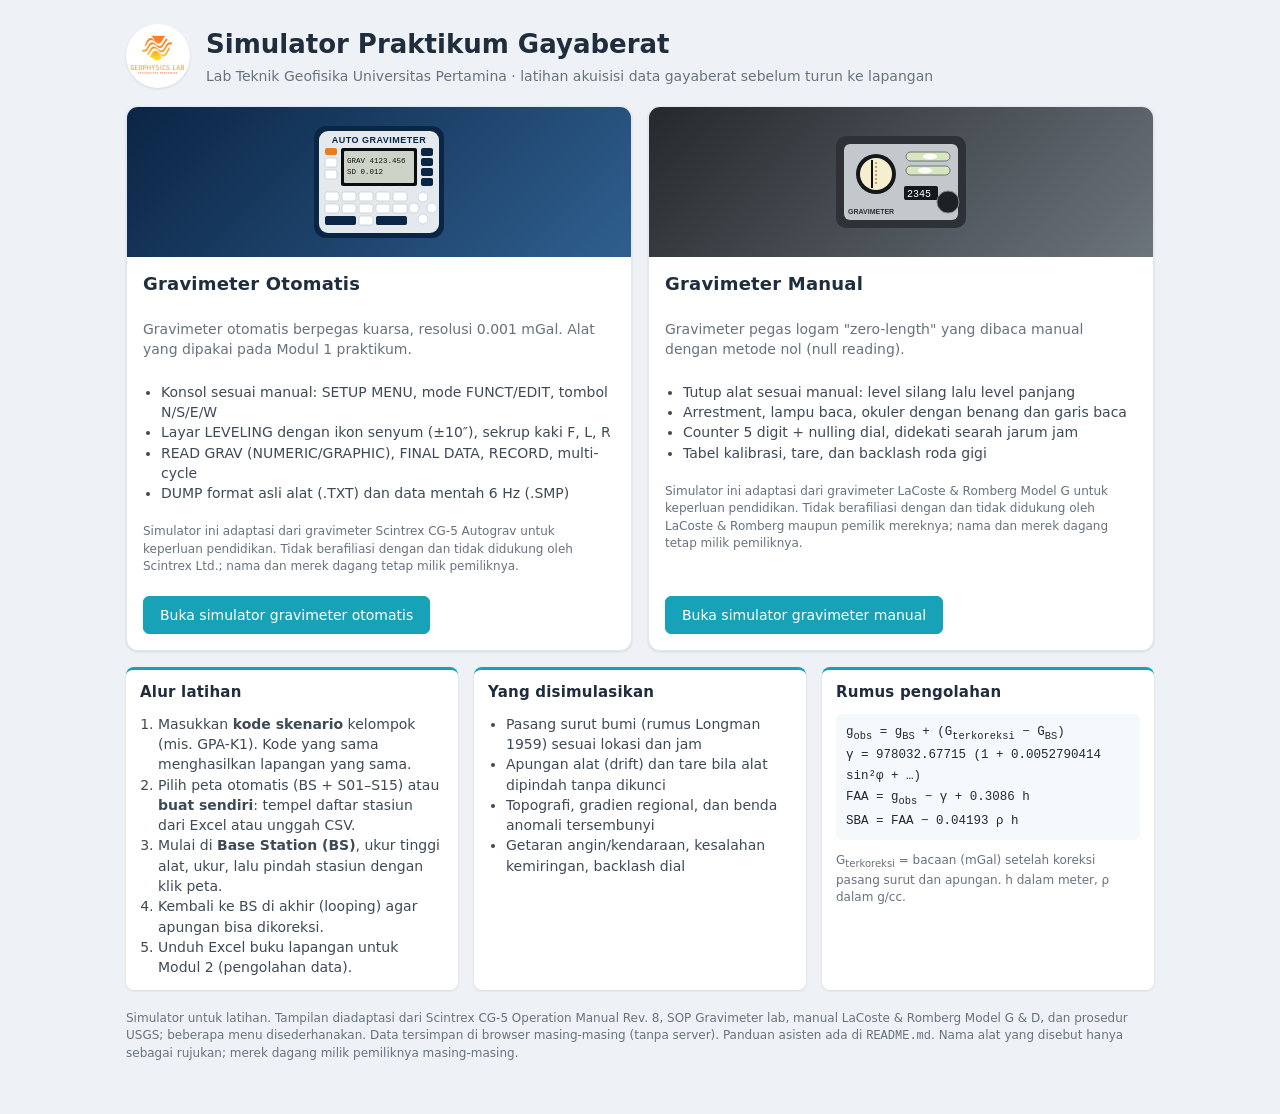
<file: index.html>
<!doctype html>
<html lang="id">
<head>
<meta charset="utf-8">
<meta name="viewport" content="width=device-width, initial-scale=1">
<title>Simulator Gayaberat</title>
<link rel="icon" href="img/logo.png">
<link rel="stylesheet" href="css/sim.css?v=20261009e">
</head>
<body>
<main class="home">
  <div class="home-hero">
    <img src="img/logo.png" alt="Logo Lab Teknik Geofisika">
    <div>
      <h1>Simulator Praktikum Gayaberat</h1>
      <p>Lab Teknik Geofisika Universitas Pertamina · latihan akuisisi data gayaberat sebelum turun ke lapangan</p>
    </div>
  </div>

  <div class="cards">
    <article class="card">
      <div class="card-art cg">
        <svg width="190" height="120" viewBox="0 0 190 120" aria-hidden="true">
          <rect x="30" y="4" width="130" height="112" rx="12" fill="#0b2545"/>
          <rect x="35" y="9" width="120" height="102" rx="9" fill="#e4e9ee"/>
          <text x="95" y="21" text-anchor="middle" font-family="Arial Narrow,Arial,sans-serif" font-size="9" font-weight="800" fill="#0b2545" letter-spacing=".5">AUTO GRAVIMETER</text>
          <rect x="41" y="26" width="12" height="7" rx="2" fill="#e67e22"/>
          <rect x="41" y="36" width="12" height="9" rx="2" fill="#fff" stroke="#b8c2cc" stroke-width=".6"/><rect x="41" y="48" width="12" height="9" rx="2" fill="#fff" stroke="#b8c2cc" stroke-width=".6"/>
          <rect x="57" y="26" width="76" height="38" rx="2" fill="#0b0d10"/>
          <rect x="60" y="29" width="70" height="32" rx="1" fill="#cdd3c6"/>
          <text x="63" y="41" font-family="Consolas,monospace" font-size="7.5" fill="#101410">GRAV 4123.456</text>
          <text x="63" y="52" font-family="Consolas,monospace" font-size="7.5" fill="#101410">SD   0.012</text>
          <rect x="137" y="26" width="12" height="8" rx="2" fill="#0b2545"/><rect x="137" y="36" width="12" height="8" rx="2" fill="#0b2545"/><rect x="137" y="46" width="12" height="8" rx="2" fill="#0b2545"/><rect x="137" y="56" width="12" height="8" rx="2" fill="#0b2545"/>
          <g fill="#fff" stroke="#b8c2cc" stroke-width=".6"><rect x="41" y="70" width="14" height="9" rx="2"/><rect x="58" y="70" width="14" height="9" rx="2"/><rect x="75" y="70" width="14" height="9" rx="2"/><rect x="92" y="70" width="14" height="9" rx="2"/><rect x="109" y="70" width="14" height="9" rx="2"/>
          <rect x="41" y="82" width="14" height="9" rx="2"/><rect x="58" y="82" width="14" height="9" rx="2"/><rect x="75" y="82" width="14" height="9" rx="2"/><rect x="92" y="82" width="14" height="9" rx="2"/><rect x="109" y="82" width="14" height="9" rx="2"/>
          <rect x="75" y="94" width="14" height="9" rx="2"/></g>
          <rect x="41" y="94" width="31" height="9" rx="2" fill="#0b2545"/><rect x="92" y="94" width="31" height="9" rx="2" fill="#0b2545"/>
          <g fill="#fff" stroke="#b8c2cc" stroke-width=".6"><circle cx="139" cy="75" r="5"/><circle cx="139" cy="97" r="5"/><circle cx="130" cy="86" r="5"/><circle cx="148" cy="86" r="5"/></g>
        </svg>
      </div>
      <div class="card-body">
        <h2>Gravimeter Otomatis</h2>
        <p class="muted">Gravimeter otomatis berpegas kuarsa, resolusi 0.001 mGal. Alat yang dipakai pada Modul 1 praktikum.</p>
        <ul>
          <li>Konsol sesuai manual: SETUP MENU, mode FUNCT/EDIT, tombol N/S/E/W</li>
          <li>Layar LEVELING dengan ikon senyum (±10″), sekrup kaki F, L, R</li>
          <li>READ GRAV (NUMERIC/GRAPHIC), FINAL DATA, RECORD, multi-cycle</li>
          <li>DUMP format asli alat (.TXT) dan data mentah 6 Hz (.SMP)</li>
        </ul>
        <p class="small muted">Simulator ini adaptasi dari gravimeter Scintrex CG-5 Autograv untuk keperluan pendidikan. Tidak berafiliasi dengan dan tidak didukung oleh Scintrex Ltd.; nama dan merek dagang tetap milik pemiliknya.</p>
        <a class="btn primary" href="cg5.html">Buka simulator gravimeter otomatis</a>
      </div>
    </article>

    <article class="card">
      <div class="card-art lr">
        <svg width="190" height="120" viewBox="0 0 190 120" aria-hidden="true">
          <rect x="30" y="14" width="130" height="92" rx="10" fill="#2e3236"/>
          <rect x="38" y="22" width="114" height="76" rx="6" fill="#c3c8cc"/>
          <circle cx="70" cy="52" r="20" fill="#15181b"/><circle cx="70" cy="52" r="16" fill="#f6efcf"/>
          <line x1="66" y1="38" x2="66" y2="66" stroke="#111" stroke-width="2"/><line x1="70" y1="40" x2="70" y2="64" stroke="#c0392b" stroke-dasharray="2 2"/>
          <rect x="100" y="30" width="44" height="9" rx="4.5" fill="#d7e6bd" stroke="#6c747c"/><ellipse cx="124" cy="34.5" rx="7" ry="3" fill="#fff"/>
          <rect x="100" y="44" width="44" height="9" rx="4.5" fill="#d7e6bd" stroke="#6c747c"/><ellipse cx="119" cy="48.5" rx="7" ry="3" fill="#fff"/>
          <rect x="98" y="64" width="34" height="14" rx="2" fill="#15181b"/>
          <text x="101" y="75" font-family="Consolas,monospace" font-size="10" fill="#fff">2345</text>
          <circle cx="142" cy="80" r="11" fill="#1d2125" stroke="#7d858d"/>
          <text x="42" y="92" font-family="Segoe UI,sans-serif" font-size="7" font-weight="800" fill="#2e3236">GRAVIMETER</text>
        </svg>
      </div>
      <div class="card-body">
        <h2>Gravimeter Manual</h2>
        <p class="muted">Gravimeter pegas logam "zero-length" yang dibaca manual dengan metode nol (null reading).</p>
        <ul>
          <li>Tutup alat sesuai manual: level silang lalu level panjang</li>
          <li>Arrestment, lampu baca, okuler dengan benang dan garis baca</li>
          <li>Counter 5 digit + nulling dial, didekati searah jarum jam</li>
          <li>Tabel kalibrasi, tare, dan backlash roda gigi</li>
        </ul>
        <p class="small muted">Simulator ini adaptasi dari gravimeter LaCoste &amp; Romberg Model G untuk keperluan pendidikan. Tidak berafiliasi dengan dan tidak didukung oleh LaCoste &amp; Romberg maupun pemilik mereknya; nama dan merek dagang tetap milik pemiliknya.</p>
        <a class="btn primary" href="lacoste.html">Buka simulator gravimeter manual</a>
      </div>
    </article>
  </div>

  <div class="info-grid">
    <section class="panel">
      <h2>Alur latihan</h2>
      <ol>
        <li>Masukkan <b>kode skenario</b> kelompok (mis. GPA-K1). Kode yang sama menghasilkan lapangan yang sama.</li>
        <li>Pilih peta otomatis (BS + S01–S15) atau <b>buat sendiri</b>: tempel daftar stasiun dari Excel atau unggah CSV.</li>
        <li>Mulai di <b>Base Station (BS)</b>, ukur tinggi alat, ukur, lalu pindah stasiun dengan klik peta.</li>
        <li>Kembali ke BS di akhir (looping) agar apungan bisa dikoreksi.</li>
        <li>Unduh Excel buku lapangan untuk Modul 2 (pengolahan data).</li>
      </ol>
    </section>
    <section class="panel">
      <h2>Yang disimulasikan</h2>
      <ul>
        <li>Pasang surut bumi (rumus Longman 1959) sesuai lokasi dan jam</li>
        <li>Apungan alat (drift) dan tare bila alat dipindah tanpa dikunci</li>
        <li>Topografi, gradien regional, dan benda anomali tersembunyi</li>
        <li>Getaran angin/kendaraan, kesalahan kemiringan, backlash dial</li>
      </ul>
    </section>
    <section class="panel">
      <h2>Rumus pengolahan</h2>
      <div class="formula">
        g<sub>obs</sub> = g<sub>BS</sub> + (G<sub>terkoreksi</sub> − G<sub>BS</sub>)<br>
        γ = 978032.67715 (1 + 0.0052790414 sin²φ + …)<br>
        FAA = g<sub>obs</sub> − γ + 0.3086 h<br>
        SBA = FAA − 0.04193 ρ h
      </div>
      <p class="small muted">G<sub>terkoreksi</sub> = bacaan (mGal) setelah koreksi pasang surut dan apungan. h dalam meter, ρ dalam g/cc.</p>
    </section>
  </div>

  <p class="foot">Simulator untuk latihan. Tampilan diadaptasi dari Scintrex CG-5 Operation Manual Rev. 8, SOP Gravimeter lab, manual LaCoste &amp; Romberg Model G &amp; D, dan prosedur USGS; beberapa menu disederhanakan. Data tersimpan di browser masing-masing (tanpa server). Panduan asisten ada di <code>README.md</code>. Nama alat yang disebut hanya sebagai rujukan; merek dagang milik pemiliknya masing-masing.</p>
</main>
</body>
</html>
</file>
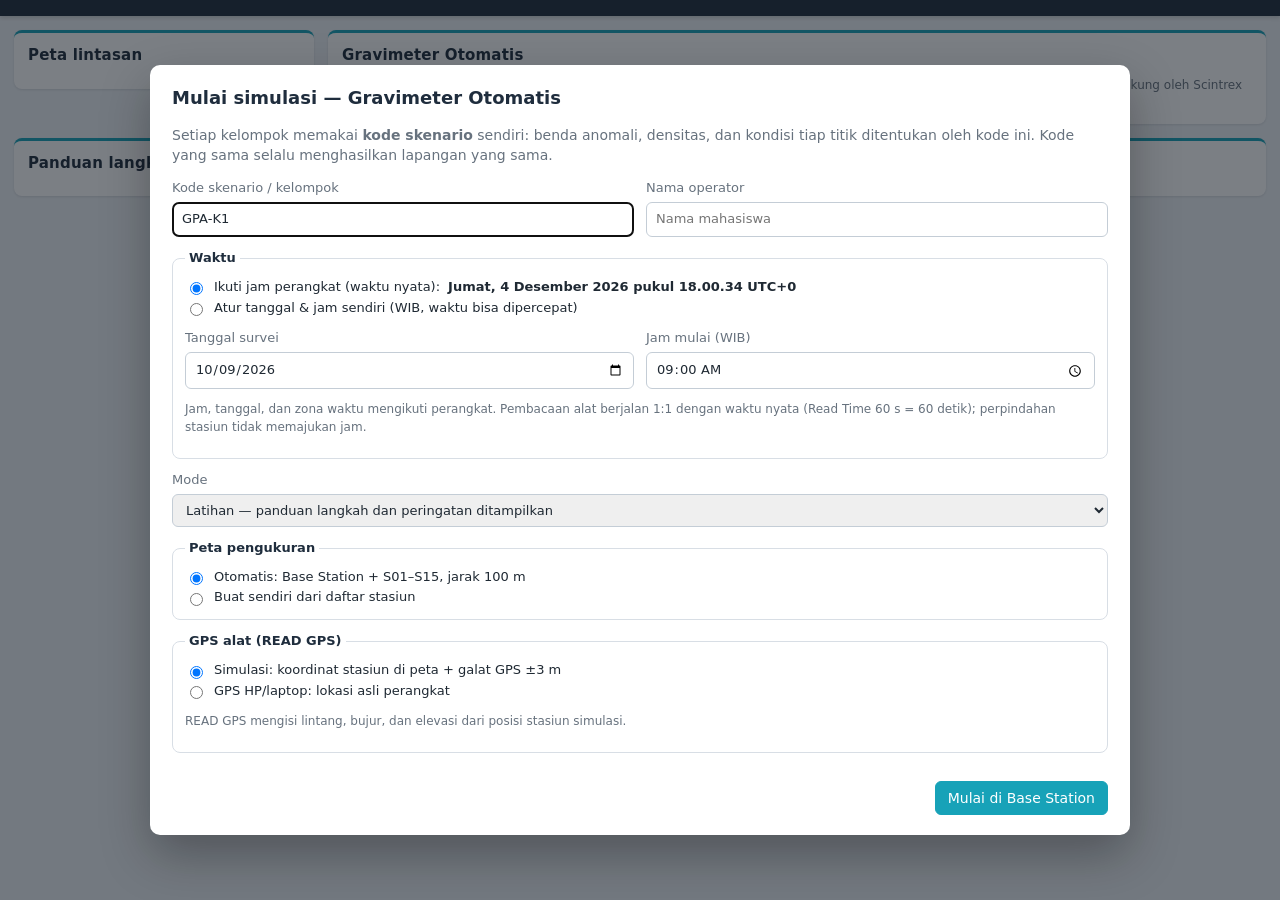
<file: cg5.html>
<!doctype html>
<html lang="id">
<head>
<meta charset="utf-8">
<meta name="viewport" content="width=device-width, initial-scale=1">
<title>Simulator Gravimeter Otomatis</title>
<link rel="icon" href="img/logo.png">
<link rel="stylesheet" href="css/sim.css?v=20261009e">
</head>
<body>
<header class="topbar" id="topbar"></header>
<main class="layout">
  <section class="panel">
    <h2>Peta lintasan</h2>
    <div id="map"></div>
    <div id="stInfo"></div>
  </section>
  <section class="panel">
    <h2>Gravimeter Otomatis</h2>
    <div id="inst"></div>
    <p class="small muted credit">Simulator ini adaptasi dari gravimeter Scintrex CG-5 Autograv untuk keperluan pendidikan. Tidak berafiliasi dengan dan tidak didukung oleh Scintrex Ltd.; nama dan merek dagang tetap milik pemiliknya.</p>
  </section>
  <aside class="side">
    <section class="panel"><h2>Panduan langkah</h2><div id="guide"></div></section>
    <section class="panel"><h2>Buku lapangan</h2><div id="book"></div></section>
  </aside>
</main>
<div id="modal" class="modal" hidden></div>
<div id="toasts" class="toasts" aria-live="polite"></div>
<script src="js/core.js?v=20261009e"></script>
<script src="js/field.js?v=20261009e"></script>
<script src="js/cg5.js?v=20261009e"></script>
</body>
</html>
</file>
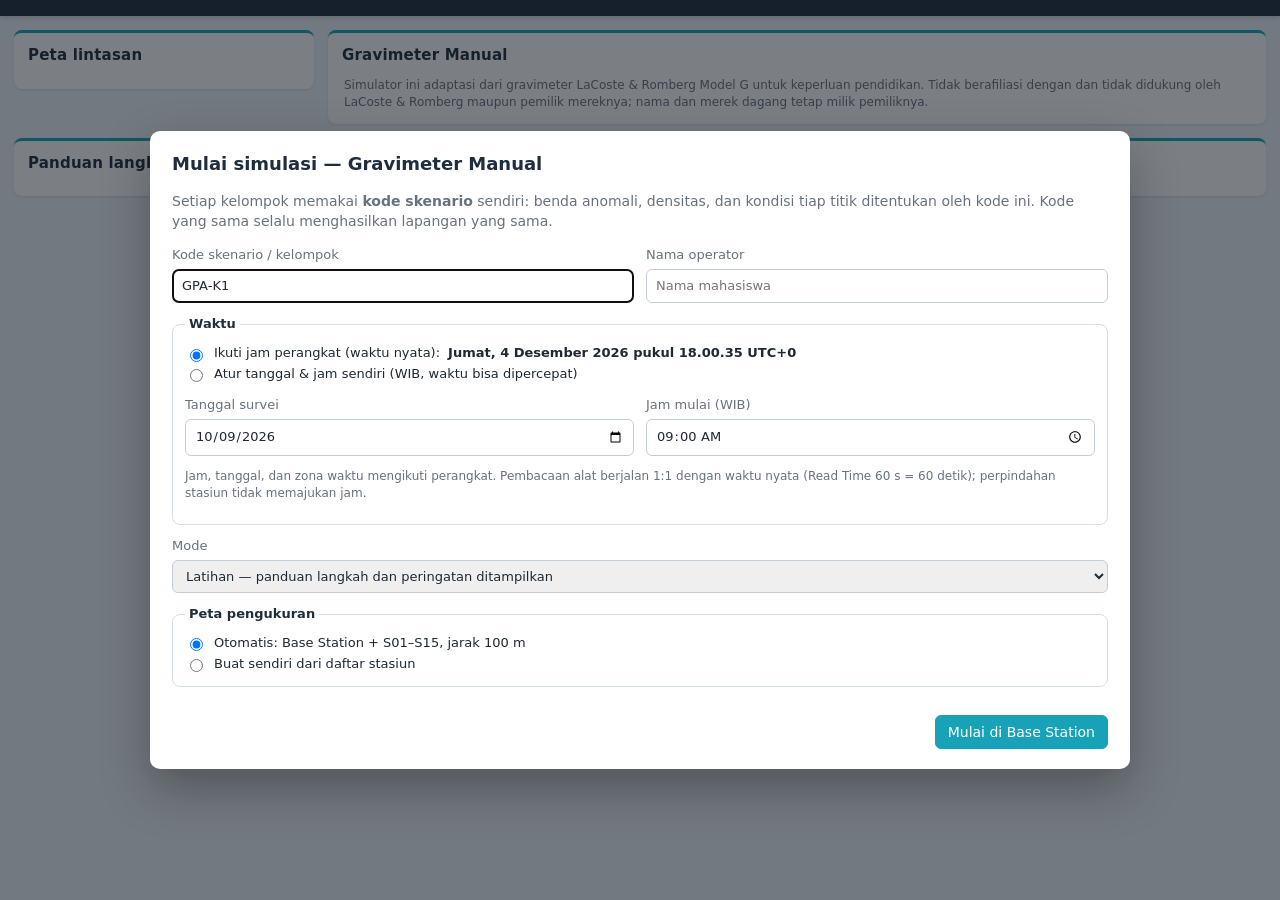
<file: lacoste.html>
<!doctype html>
<html lang="id">
<head>
<meta charset="utf-8">
<meta name="viewport" content="width=device-width, initial-scale=1">
<title>Simulator Gravimeter Manual</title>
<link rel="icon" href="img/logo.png">
<link rel="stylesheet" href="css/sim.css?v=20261009e">
</head>
<body>
<header class="topbar" id="topbar"></header>
<main class="layout">
  <section class="panel">
    <h2>Peta lintasan</h2>
    <div id="map"></div>
    <div id="stInfo"></div>
  </section>
  <section class="panel">
    <h2>Gravimeter Manual</h2>
    <div id="inst"></div>
    <p class="small muted credit">Simulator ini adaptasi dari gravimeter LaCoste &amp; Romberg Model G untuk keperluan pendidikan. Tidak berafiliasi dengan dan tidak didukung oleh LaCoste &amp; Romberg maupun pemilik mereknya; nama dan merek dagang tetap milik pemiliknya.</p>
  </section>
  <aside class="side">
    <section class="panel"><h2>Panduan langkah</h2><div id="guide"></div></section>
    <section class="panel"><h2>Buku lapangan</h2><div id="book"></div></section>
  </aside>
</main>
<div id="modal" class="modal" hidden></div>
<div id="toasts" class="toasts" aria-live="polite"></div>
<script src="js/core.js?v=20261009e"></script>
<script src="js/field.js?v=20261009e"></script>
<script src="js/lacoste.js?v=20261009e"></script>
</body>
</html>
</file>
<file: css/sim.css>
/* Simulator Praktikum Gayaberat — gaya bersama */
:root {
  --bg: #eef2f6; --panel: #ffffff; --ink: #1f2933; --muted: #67727e; --line: #d8dee5;
  --accent: #17a2b8; --accent-ink: #0f6f80; --ok: #28a745; --warn: #e0a800; --err: #dc3545;
  --navy: #1f2d3d; --radius: 8px;
  --shadow: 0 1px 3px rgba(16, 24, 40, .08), 0 1px 2px rgba(16, 24, 40, .04);
  font-family: "Segoe UI", system-ui, -apple-system, Roboto, Arial, sans-serif;
  color: var(--ink);
}
* { box-sizing: border-box; }
html, body { margin: 0; }
body { background: var(--bg); font-size: 14px; line-height: 1.45; min-height: 100vh; }
h2 { font-size: 15px; margin: 0 0 10px; color: var(--navy); letter-spacing: .2px; }
h3 { margin: 0 0 10px; font-size: 18px; color: var(--navy); }
h4 { margin: 16px 0 6px; font-size: 14px; color: var(--navy); }
a { color: var(--accent-ink); }
.muted { color: var(--muted); }
.small { font-size: 12px; }
.bad { color: var(--err); font-weight: 600; }

/* ---------- tombol ---------- */
.btn { font: inherit; border: 1px solid #c4cdd6; background: #f8fafc; color: var(--ink); border-radius: 6px; padding: 6px 12px; cursor: pointer; transition: background .15s, border-color .15s; }
.btn:hover { background: #eef3f7; border-color: #aab6c2; }
.btn:focus-visible, .key:focus-visible, .icon-btn:focus-visible { outline: 2px solid var(--accent); outline-offset: 2px; }
.btn.primary { background: var(--accent); border-color: var(--accent); color: #fff; }
.btn.primary:hover { background: var(--accent-ink); }
.btn.danger { background: var(--err); border-color: var(--err); color: #fff; }
.btn.ghost { background: transparent; }
.btn.sm { padding: 3px 8px; font-size: 12px; }
.btn:disabled { opacity: .45; cursor: not-allowed; }
.icon-btn { border: 0; background: transparent; cursor: pointer; font-size: 16px; color: var(--muted); padding: 0 6px; border-radius: 4px; }
.icon-btn:hover { color: var(--err); background: #fdecee; }

/* ---------- bilah atas ---------- */
.topbar { position: sticky; top: 0; z-index: 20; display: flex; align-items: center; gap: 16px; padding: 8px 16px; background: var(--navy); color: #fff; box-shadow: 0 2px 4px rgba(0, 0, 0, .15); flex-wrap: wrap; }
.brand { display: flex; align-items: center; gap: 10px; color: #fff; text-decoration: none; }
.brand img { width: 34px; height: 34px; border-radius: 50%; background: #fff; }
.brand span { font-weight: 600; font-size: 15px; line-height: 1.15; }
.brand small { display: block; font-weight: 400; font-size: 12px; color: #b7c4d1; }
.clock { margin-left: auto; display: flex; align-items: baseline; gap: 8px; font-variant-numeric: tabular-nums; }
.clock span { color: #b7c4d1; font-size: 12px; }
.clock b { font-size: 20px; letter-spacing: .5px; }
.clock .tz { font-weight: 600; color: #7fd3e0; }
.top-actions { display: flex; gap: 8px; align-items: center; flex-wrap: wrap; }
.top-actions .btn { color: #fff; border-color: #4a5c70; }
.top-actions .btn:hover { background: #2c3e52; }
.chip { font-size: 12px; padding: 2px 8px; border-radius: 999px; background: #2c3e52; color: #d7e2ec; }
.chip.ok { background: #1e6b3a; color: #dff5e6; }
.chip.warn { background: #8a6200; color: #fff4d1; }

/* ---------- tata letak ---------- */
.layout { display: grid; grid-template-columns: 300px minmax(460px, 1fr) 420px; gap: 14px; padding: 14px; align-items: start; }
.panel { background: var(--panel); border-radius: var(--radius); box-shadow: var(--shadow); border-top: 3px solid var(--accent); padding: 12px 14px; min-width: 0; }
.side { display: flex; flex-direction: column; gap: 14px; min-width: 0; }
@media (max-width: 1320px) {
  .layout { grid-template-columns: 300px minmax(0, 1fr); }
  .side { grid-column: 1 / -1; display: grid; grid-template-columns: 1fr 2fr; }
}
@media (max-width: 860px) {
  .layout { grid-template-columns: minmax(0, 1fr); padding: 10px; }
  .side { display: flex; }
  .clock { margin-left: 0; }
  .topbar { gap: 8px 12px; }
}

/* ---------- peta ---------- */
.map-svg { width: 100%; height: auto; display: block; border-radius: 6px; }
.map-bg { fill: #e7efd9; }
.map-road { stroke: #c9c3b4; stroke-linecap: round; }
.map-road-mid { stroke: #fff; }
.map-line { fill: none; stroke: #7b8b6f; stroke-dasharray: 6 4; }
.map-st { cursor: pointer; }
.map-st circle, .map-st rect { fill: #fff; stroke: #6b7785; }
.map-st.vis circle, .map-st.vis rect { fill: #cfe3f7; stroke: #2f6fae; }
.map-st.done circle, .map-st.done rect { fill: #2fb36b; stroke: #1b7a46; }
.map-st:hover circle, .map-st:hover rect, .map-st:focus circle, .map-st:focus rect { stroke: var(--accent); stroke-width: 3; }
.map-st:focus { outline: none; }
.map-st text { fill: #233; font-weight: 600; paint-order: stroke; stroke: #e7efd9; stroke-width: 3px; }
.map-st .map-ring { fill: none !important; stroke: var(--err) !important; animation: pulse 1.6s ease-in-out infinite; }
@keyframes pulse { 50% { opacity: .35; } }
.map-north path { fill: #334; } .map-north text, .map-scale text { fill: #334; }
.map-scale line { stroke: #334; }
.map-legend { display: flex; gap: 10px; flex-wrap: wrap; font-size: 11px; color: var(--muted); margin: 6px 0 10px; }
.lg { display: inline-block; width: 10px; height: 10px; border-radius: 50%; border: 1.5px solid #6b7785; background: #fff; margin-right: 4px; vertical-align: -1px; }
.lg.base { border-radius: 2px; } .lg.vis { background: #cfe3f7; border-color: #2f6fae; } .lg.done { background: #2fb36b; border-color: #1b7a46; }
.lg.me { background: #e8590c; border-color: #fff; box-shadow: 0 0 0 1.5px #e8590c; }
.map-me .acc { fill: rgba(232, 89, 12, .12); stroke: rgba(232, 89, 12, .45); stroke-width: 1; } .map-me .dot { fill: #e8590c; stroke: #fff; }

.st-head { display: flex; align-items: center; gap: 10px; margin-bottom: 6px; }
.st-id { font-size: 22px; font-weight: 700; color: var(--navy); }
.badge { font-size: 11px; padding: 2px 8px; border-radius: 999px; background: #e8edf2; }
.badge.n-tenang { background: #e3f6ea; color: #1b7a46; }
.badge.n-angin { background: #fff4d1; color: #8a6200; }
.badge.n-jalan { background: #fdecee; color: #a61e2d; }
.kv { display: grid; grid-template-columns: auto 1fr; gap: 3px 10px; margin: 0 0 10px; font-size: 13px; }
.kv dt { color: var(--muted); } .kv dd { margin: 0; font-variant-numeric: tabular-nums; }
.wait { display: flex; gap: 6px; align-items: center; flex-wrap: wrap; font-size: 12px; color: var(--muted); }

/* ---------- panduan ---------- */
.steps { list-style: none; margin: 0; padding: 0; display: flex; flex-direction: column; gap: 4px; }
.steps li { display: flex; gap: 8px; align-items: flex-start; padding: 5px 6px; border-radius: 6px; color: var(--muted); font-size: 13px; }
.steps .mk { flex: 0 0 22px; height: 22px; border-radius: 50%; display: grid; place-items: center; font-size: 12px; font-weight: 700; background: #e8edf2; color: #556; }
.steps li.ok { color: #4b5a67; } .steps li.ok .mk { background: #d4f0de; color: #1b7a46; }
.steps li.cur { background: #e6f6f9; color: var(--ink); box-shadow: inset 3px 0 0 var(--accent); }
.steps li.cur .mk { background: var(--accent); color: #fff; }
.steps small { display: block; color: var(--accent-ink); margin-top: 2px; }

/* ---------- buku lapangan ---------- */
.table-wrap { max-height: 340px; overflow: auto; border: 1px solid var(--line); border-radius: 6px; }
.table-wrap.short { max-height: 260px; }
table.book { border-collapse: collapse; width: 100%; font-size: 12px; font-variant-numeric: tabular-nums; }
table.book th { position: sticky; top: 0; background: #f2f5f8; text-align: left; font-weight: 600; padding: 6px; border-bottom: 1px solid var(--line); white-space: nowrap; }
table.book td { padding: 4px 6px; border-bottom: 1px solid #eef1f4; white-space: nowrap; }
table.book td.num { text-align: right; }
table.book td.empty { text-align: center; padding: 18px; white-space: normal; }
table.book tr.hl td { background: #fff4d1; font-weight: 600; }
.note { width: 110px; border: 1px solid transparent; background: transparent; font: inherit; padding: 2px 4px; border-radius: 4px; }
.note:hover, .note:focus { border-color: var(--line); background: #fff; }
.exports { display: flex; gap: 6px; flex-wrap: wrap; margin-top: 10px; }
.book-form { display: flex; flex-wrap: wrap; gap: 8px; align-items: flex-end; margin-bottom: 10px; padding: 10px; background: #f6f9fb; border: 1px dashed #c4d3de; border-radius: 6px; }
.book-form label { display: flex; flex-direction: column; font-size: 11px; color: var(--muted); gap: 2px; }
.book-form input { font: inherit; padding: 5px 7px; border: 1px solid #c4cdd6; border-radius: 5px; width: 92px; }
.book-form input[name="c"] { width: 110px; font-weight: 600; }
.book-form label.grow { flex: 1; } .book-form label.grow input { width: 100%; min-width: 90px; }
.book-form .row { display: flex; align-items: center; }

/* ---------- modal & toast ---------- */
.modal { position: fixed; inset: 0; background: rgba(15, 23, 32, .55); z-index: 50; display: grid; place-items: center; padding: 16px; }
.modal[hidden] { display: none; }
.modal-box { position: relative; background: #fff; border-radius: 10px; padding: 20px 22px; width: min(520px, 100%); max-height: calc(100vh - 32px); overflow: auto; box-shadow: 0 20px 50px rgba(0, 0, 0, .3); }
.modal-box.wide { width: min(980px, 100%); }
.modal-x { position: absolute; right: 10px; top: 8px; border: 0; background: none; font-size: 24px; cursor: pointer; color: var(--muted); }
.modal label { display: flex; flex-direction: column; gap: 4px; font-size: 13px; color: var(--muted); }
.modal input, .modal select { font: inherit; padding: 7px 9px; border: 1px solid #c4cdd6; border-radius: 6px; color: var(--ink); }
.form-grid { display: grid; grid-template-columns: 1fr 1fr; gap: 12px; margin-top: 12px; }
.form-grid .span2 { grid-column: 1 / -1; }
@media (max-width: 520px) { .form-grid { grid-template-columns: 1fr; } }
.actions { display: flex; justify-content: flex-end; gap: 8px; margin-top: 16px; }
.callout { padding: 8px 10px; border-radius: 6px; margin-bottom: 10px; }
.callout.err { background: #fdecee; color: #8a1622; border-left: 3px solid var(--err); }
.key-grid { display: grid; grid-template-columns: 1fr 1fr; gap: 16px; }
@media (max-width: 760px) { .key-grid { grid-template-columns: 1fr; } }
.issues { margin: 0; padding-left: 18px; font-size: 13px; max-height: 160px; overflow: auto; }
.chart { width: 100%; height: auto; }
.chart .grid { stroke: #e3e8ee; } .chart text { font-size: 10px; fill: var(--muted); }
.chart .series { fill: none; stroke: var(--accent-ink); stroke-width: 2; } .chart .dot { fill: var(--accent-ink); }
.toasts { position: fixed; right: 16px; bottom: 16px; z-index: 60; display: flex; flex-direction: column; gap: 8px; max-width: min(420px, calc(100vw - 32px)); }
.toast { background: #23303d; color: #fff; padding: 10px 14px; border-radius: 8px; box-shadow: 0 6px 20px rgba(0, 0, 0, .25); font-size: 13px; border-left: 4px solid var(--accent); transition: opacity .4s, transform .4s; }
.toast.ok { border-left-color: var(--ok); } .toast.err { border-left-color: var(--err); } .toast.out { opacity: 0; transform: translateY(8px); }

.help { margin-top: 12px; font-size: 13px; background: #f6f9fb; border-radius: 6px; padding: 10px 12px; color: #34414e; border-left: 3px solid var(--accent); }
.help .hint { margin-top: 6px; padding-top: 6px; border-top: 1px dashed #c9d6df; color: var(--accent-ink); }

/* ---------- tripod / pelat dasar (bersama) ---------- */
.tripod { background: #f3f5f7; border-radius: 8px; padding: 8px 10px; display: grid; grid-template-columns: 150px 1fr; gap: 4px 10px; align-items: center; margin-top: 12px; }
.tripod-title { grid-column: 1 / -1; font-weight: 600; font-size: 13px; display: flex; justify-content: space-between; color: var(--navy); }
.fine { font-weight: 400; font-size: 12px; color: var(--muted); display: flex; gap: 4px; align-items: center; }
.tripod-svg { width: 150px; height: auto; }
.tripod-svg .plate { fill: #c8cdd2; stroke: #8d969f; stroke-width: 2; }
.tripod-svg .body-top { fill: #5b6670; } .tripod-svg .plate-t { fill: #fff; font-size: 11px; font-weight: 700; }
.tripod-svg .screw { fill: #e2b23c; stroke: #8a6a1a; stroke-width: 2; } .tripod-svg .screw-t { font-size: 12px; font-weight: 700; fill: #3b2d07; }
.tripod-svg .axis { stroke: #fff; stroke-width: 1.5; } .tripod-svg .axis-t { fill: #fff; font-size: 9px; }
.screw-btns { display: flex; flex-direction: column; gap: 6px; }
.screw-btns div { display: flex; gap: 6px; align-items: center; }
.screw-btns b { width: 16px; color: #8a6a1a; }
.screw-btns .btn { font-size: 16px; padding: 2px 12px; }
.cal-btn { grid-column: 1 / -1; justify-self: start; }

/* ================= CG-5 (tata letak mengikuti konsol di manual Fig. 1-10; warna sengaja dibedakan dari alat asli) ================= */
.cg5-wrap { max-width: 580px; margin: 0 auto; }
.cg5x { background: linear-gradient(#eef1f4, #cfd6dd); border: 9px solid #0b2545; border-radius: 16px; padding: 10px 12px 14px; box-shadow: 0 8px 18px rgba(0, 0, 0, .22), inset 0 0 0 2px rgba(255, 255, 255, .25); outline: none; }
.cgx-head { display: flex; align-items: baseline; justify-content: center; gap: 14px; padding: 2px 0 8px; }
.cgx-model { color: #0b2545; font: 800 24px/1 "Arial Narrow", Arial, sans-serif; letter-spacing: .5px; text-shadow: 0 1px 0 rgba(255, 255, 255, .6); }
.cgx-model sup { font-size: 10px; }
.cgx-brand { color: #0b2545; font: 800 12px/1 Arial, sans-serif; letter-spacing: 1px; }
.cgx-mid { display: grid; grid-template-columns: 54px 1fr 54px; gap: 10px; align-items: stretch; }
.cgx-left, .cgx-right { display: flex; flex-direction: column; justify-content: space-between; gap: 6px; }
.ck { position: relative; border: 0; border-radius: 7px; background: linear-gradient(#ffffff, #e2e7ec); color: #0b2545; cursor: pointer; box-shadow: 0 2px 0 #8a97a6, 0 3px 4px rgba(0, 0, 0, .25); font: 700 17px/1 Arial, sans-serif; min-height: 40px; padding: 10px 2px 8px; display: flex; flex-direction: column; align-items: center; justify-content: center; transition: transform .05s; }
.ck:active { transform: translateY(2px); box-shadow: 0 0 0 #8a97a6; }
.ck:focus-visible { outline: 2px solid #e67e22; outline-offset: 2px; }
.ck b { font-weight: 700; }
.ck .top { position: absolute; top: 2px; left: 0; right: 0; font: 700 7.5px/1 Arial, sans-serif; color: #1d5fa8; font-style: normal; letter-spacing: .3px; }
.ck .sub { position: absolute; bottom: 2px; left: 0; right: 0; font: 600 7px/1 Arial, sans-serif; color: #5b6772; font-style: normal; }
.ck.pwr { background: linear-gradient(#e67e22, #c0601a); color: #fff; font-size: 11px; min-height: 34px; }
.ck.dir { font-size: 18px; flex: 1; }
.ck.fk { background: linear-gradient(#1d4f86, #0b2545); color: #fff; font-size: 18px; flex: 1; }
.ck.yel { background: linear-gradient(#1d4f86, #0b2545); color: #fff; font-size: 13px; }
.ck.yel b { line-height: 1.05; }
.cgx-bottom { display: grid; grid-template-columns: 1fr 128px; gap: 12px; margin-top: 12px; align-items: center; }
.cgx-num { display: grid; grid-template-columns: repeat(5, 1fr); gap: 7px; }
.cgx-num .wide { grid-column: span 2; }
.cgx-arrows { position: relative; height: 122px; }
.ck.arr { position: absolute; width: 40px; height: 40px; min-height: 0; border-radius: 50%; color: #0b2545; font-size: 17px; padding: 0; }
.ck.arr.up { left: 44px; top: 0; } .ck.arr.down { left: 44px; bottom: 0; } .ck.arr.left { left: 0; top: 41px; } .ck.arr.right { right: 0; top: 41px; }

/* layar LCD quarter-VGA */
.lcd2 { aspect-ratio: 4 / 3; container-type: inline-size; display: flex; background: #1c2126; border: 7px solid #0b0d10; border-radius: 3px; box-shadow: inset 0 0 12px rgba(0, 0, 0, .6); overflow: hidden; min-width: 0; }
.lcd2.on { background: #cdd3c6; }
.lcd-off2 { flex: 1; }
.lm { flex: 1; min-width: 0; position: relative; display: flex; flex-direction: column; color: #101410; font: 700 3.05cqw/1.28 "Lucida Console", Consolas, monospace; padding: .5cqw 1cqw .4cqw; border-right: .35cqw solid #101410; overflow: hidden; }
.sk { width: 18.5%; display: flex; flex-direction: column; }
.sk div { flex: 1; border-bottom: .35cqw solid #101410; display: flex; align-items: center; justify-content: center; text-align: center; color: #101410; font: 700 2.45cqw/1.12 "Lucida Console", Consolas, monospace; padding: 0 .4cqw; overflow: hidden; }
.sk div:last-child { border-bottom: 0; }
.lcd2 .inv { background: #101410; color: #cdd3c6; padding: 0 .4cqw; }
.lcd2 u { text-decoration: none; background: #101410; color: #cdd3c6; }
.tt { text-align: center; border-bottom: .3cqw solid #101410; position: relative; padding-bottom: .2cqw; margin-bottom: .6cqw; letter-spacing: .2cqw; }
.tt .tr { position: absolute; right: 0; top: .2cqw; font-size: 2cqw; letter-spacing: 0; }
.box { display: inline-block; border: .3cqw solid #101410; padding: 0 .6cqw; min-width: 13cqw; text-align: right; white-space: nowrap; }
table.ft { border-collapse: collapse; width: 100%; font-size: 2.75cqw; }
table.ft td { padding: .1cqw .4cqw; white-space: nowrap; }
table.ft td.vl { text-align: right; }
table.ft td.gap { text-align: center; text-decoration: underline; padding-top: .8cqw; }
table.ft.ro td:last-child { text-align: right; }
.sb { margin-top: auto; border-top: .3cqw solid #101410; display: flex; justify-content: space-between; align-items: center; font-size: 2.3cqw; padding-top: .2cqw; }
.sb.fin span:first-child { background: #101410; color: #cdd3c6; padding: 0 .6cqw; }
.bat2 { background: #101410; color: #cdd3c6; padding: 0 .5cqw; font-size: 2cqw; }
.icons { display: grid; grid-template-columns: repeat(3, 1fr); row-gap: 1.5cqw; text-align: center; margin-top: 1cqw; }
.icons .ig { font-size: 5.5cqw; line-height: 1.1; }
.icons .svc { grid-column: 1; }
.sysrow { display: flex; justify-content: space-between; margin: .6cqw 0; }
table.ex { border-collapse: collapse; width: 100%; font-size: 2.3cqw; margin-top: 1cqw; }
table.ex th, table.ex td { border: .25cqw solid #101410; padding: .2cqw .6cqw; text-align: left; }
.dst { margin-top: 1cqw; font-size: 2.5cqw; }
.clk { text-align: center; font-size: 6cqw; line-height: 1; }
.note2 { margin-top: 1.2cqw; font-size: 2.5cqw; font-weight: 600; }
.warn2 { text-align: center; margin-top: 4cqw; }
.lv2 { flex: 1; min-height: 0; display: flex; justify-content: center; }
.lv2 svg { height: 100%; max-height: 56cqw; width: auto; }
.lv2 .o { fill: none; stroke: #101410; stroke-width: .9; }
.lv2 .h { stroke: #101410; stroke-width: .7; }
.lv2 .c { fill: none; stroke: #101410; stroke-width: .7; }
.lv2 .smile circle { fill: none; stroke: #101410; stroke-width: .7; }
.lv2 .smile .e { fill: #101410; stroke: none; }
.lv2 .smile path { fill: none; stroke: #101410; stroke-width: .7; stroke-linecap: round; }
.lv2 .fic circle { fill: none; stroke: #101410; stroke-width: .5; }
.lv2 .fic text { font: 700 5.4px "Lucida Console", monospace; fill: #101410; }
.lv2 .fic .ar { font-size: 6.5px; }
.lvb { display: flex; justify-content: space-between; align-items: center; font-size: 3.4cqw; }
table.prev { border-collapse: collapse; width: 82%; font-size: 2.2cqw; margin: 0 auto; }
table.prev th, table.prev td { border: .25cqw solid #101410; padding: 0 .6cqw; text-align: right; }
.big2 { text-align: center; font-size: 6.6cqw; letter-spacing: .4cqw; margin: .8cqw 0 0; }
.big2 small { font-size: 2.6cqw; letter-spacing: 0; }
.tm2 { text-align: right; font-size: 2.1cqw; }
table.mv { border-collapse: collapse; width: 100%; font-size: 2.6cqw; }
table.mv td { padding: .1cqw .3cqw; white-space: nowrap; }
table.mv td:last-child { text-align: right; }
table.mv small { font-size: 1.7cqw; margin-left: .4cqw; }
table.mv .box { min-width: 12cqw; margin-left: .6cqw; }
.gh { display: flex; justify-content: space-between; font-size: 2.1cqw; }
svg.gr { width: 100%; height: 22cqw; border: .3cqw solid #101410; display: block; margin: .3cqw 0 .6cqw; }
svg.gr polyline { fill: none; stroke: #101410; stroke-width: .5; vector-effect: non-scaling-stroke; }
table.fd { border-collapse: collapse; width: 100%; font-size: 2.45cqw; }
table.fd th { border-bottom: .3cqw solid #101410; text-align: center; }
table.fd td { padding: 0 .5cqw; text-align: right; white-space: nowrap; }
table.fd td.lb2 { text-align: left; }
table.fd td.cur { font-weight: 800; }
table.fd tr.hl td { background: #101410; color: #cdd3c6; }
.pr { margin-top: auto; text-align: center; font-size: 2.1cqw; border-top: .3cqw solid #101410; }
.ov { position: absolute; inset: 6% 5%; background: #cdd3c6; border: .5cqw double #101410; padding: .8cqw 1.2cqw; display: flex; flex-direction: column; z-index: 2; }
.ovt { text-align: center; }
.ov .inv { margin-top: auto; }
.hlp { font: 600 2.35cqw/1.35 "Segoe UI", Arial, sans-serif; overflow: auto; }
.msg2 { position: absolute; left: 10%; right: 10%; top: 40%; background: #101410; color: #cdd3c6; text-align: center; padding: 1cqw; z-index: 3; }
.boot2 { flex: 1; text-align: center; color: #101410; font: 700 3cqw/1.6 "Lucida Console", monospace; padding-top: 12cqw; }
.boot2 .b1 { font-size: 3.4cqw; letter-spacing: .8cqw; }
.boot2 .b2 { font-size: 6cqw; }
.blink { animation: pulse 1s infinite; }
.screw-btns small { color: var(--muted); font-size: 11px; }
@media (max-width: 560px) {
  .cg5x { border-width: 5px; padding: 8px; }
  .cgx-mid { grid-template-columns: 44px 1fr 44px; gap: 6px; }
  .ck { font-size: 14px; min-height: 34px; }
  .ck.pwr { font-size: 9px; }
  .cgx-bottom { grid-template-columns: 1fr 100px; gap: 8px; }
  .cgx-arrows { height: 98px; }
  .ck.arr { width: 32px; height: 32px; font-size: 13px; }
  .ck.arr.up, .ck.arr.down { left: 34px; } .ck.arr.left, .ck.arr.right { top: 33px; }
  .cgx-model { font-size: 18px; }
}

/* form setup: peta buatan sendiri */
fieldset.lintasan { border: 1px solid var(--line); border-radius: 8px; padding: 8px 12px 10px; margin: 0; }
fieldset.lintasan legend { font-size: 13px; color: var(--navy); font-weight: 600; padding: 0 4px; }
.modal label.rad { flex-direction: row; align-items: center; gap: 8px; color: var(--ink); margin: 2px 0; }
fieldset.lintasan textarea { width: 100%; font: 12px/1.4 Consolas, monospace; border: 1px solid #c4cdd6; border-radius: 6px; padding: 6px 8px; resize: vertical; }
.row-btns { display: flex; gap: 6px; flex-wrap: wrap; margin: 6px 0; }
.modal label.file-btn { display: inline-flex; flex-direction: row; color: var(--ink); font-size: 12px; }
.ok-t { color: #1b7a46; }

/* ================= LaCoste & Romberg G (tata letak tutup mengikuti diagram manual hal. 1-5) ================= */
.lcr-wrap2 { max-width: 860px; margin: 0 auto; }
.lcr-stage { display: grid; grid-template-columns: minmax(0, 1fr) 230px; gap: 12px; align-items: start; }
@media (max-width: 760px) { .lcr-stage { grid-template-columns: minmax(0, 1fr); } .eyebox { max-width: 280px; margin: 0 auto; } }
svg.lid { width: 100%; height: auto; display: block; user-select: none; }
.lid .case { fill: #eef0f1; stroke: #c3c8cc; stroke-width: 2; }
.lid .lidb { fill: #1b1d1f; stroke: #000; stroke-width: 2; }
.lid .lid-brand { fill: #c9ced3; font: 700 12px Arial, sans-serif; letter-spacing: 1.5px; }
.lid .lid-t { fill: #aab1b8; font: 700 8.5px Arial, sans-serif; letter-spacing: .6px; }
.lid .lk-o { fill: #6d747b; stroke: #3c4247; stroke-width: 1.5; }
.lid .lk line { stroke: #2e3338; stroke-width: 2; }
.lid .lk-i { fill: #9aa1a8; stroke: #4b5258; }
.lid .lk .lk-m { stroke: #f1c40f; stroke-width: 2.5; }
.lid .vial2 { fill: #6b7a4f; stroke: #8d969e; stroke-width: 2; }
.lid.lit .vial2 { fill: #d6e8a7; }
.lid .vial-marks line { stroke: #222; stroke-width: 1.4; }
.lid .bub2 { fill: #f6fbe6; stroke: rgba(0, 0, 0, .25); transition: cx .25s, cy .25s; }
.lid .placard rect { fill: #e8e2c9; stroke: #9d9575; }
.lid .placard text { fill: #3a3523; font: 700 9px Arial, sans-serif; letter-spacing: .5px; }
.lid .placard text.big { font: 800 20px Consolas, monospace; }
.lid .ndial { cursor: grab; outline: none; touch-action: none; }
.lid .ndial:active { cursor: grabbing; }
.lid .ndial:focus-visible .nd-o { stroke: var(--accent); stroke-width: 4; }
.lid .nd-o { fill: #3a3f44; stroke: #9aa1a8; stroke-width: 2.5; }
.lid .nd-f { fill: #f2f3ef; }
.lid .tk { stroke: #222; stroke-width: .9; }
.lid .tk.big { stroke-width: 2; }
.lid .tn { fill: #111; font: 700 11px Arial, sans-serif; }
.lid .nd-h { fill: #50565c; stroke: #2a2e32; }
.lid .nd-g { fill: #8a9198; }
.lid .idx { fill: #e74c3c; }
.lid .cnt-w { fill: #050505; stroke: #7c838a; }
.lid .cd { fill: #f5f5f2; }
.lid .cd.t { fill: #b3261e; }
.lid .cdt { fill: #111; font: 700 17px Consolas, monospace; }
.lid .cdt.t { fill: #fff; }
.lid .eye-o { fill: #2b2f33; stroke: #8b939b; stroke-width: 2; }
.lid .eye-i { fill: #090a0b; }
.lid.lit .eye-i { fill: #c9b871; }
.lid .arrest { cursor: pointer; outline: none; }
.lid .arrest:focus-visible .ar-o, .lid .lsw:focus-visible .lsw-b { stroke: var(--accent); stroke-width: 3; }
.lid .ar-o { fill: #b9bec3; stroke: #50565c; stroke-width: 1.5; }
.lid .ar-t { stroke: #50565c; stroke-width: 1.4; }
.lid .ar-m { stroke: #b3261e; stroke-width: 2.4; }
.lid .lsw { cursor: pointer; outline: none; }
.lid .lsw-b { fill: #3b4045; stroke: #8b939b; }
.lid .lsw-t { fill: #d6d9dc; transition: x .15s; }
.lid.lit .lsw-t { fill: #ffd34d; }
.lid .th-b { fill: #0e1a12; stroke: #66707a; }
.lid .th-t { fill: #57e389; font: 700 13px Consolas, monospace; }
.lid .heat { fill: #4a1010; stroke: #222; }
.lid .heat.on { fill: #ff3b30; filter: drop-shadow(0 0 3px #ff3b30); }
.eyebox { text-align: center; }
.cap2 { font-size: 11px; font-weight: 700; color: #39424b; text-transform: uppercase; letter-spacing: .5px; margin-bottom: 4px; display: flex; gap: 8px; align-items: center; justify-content: space-between; }
.eyebox .cap2 { justify-content: center; }
svg.eyeview { width: 100%; max-width: 230px; height: auto; }
.ev-rim { fill: #111315; stroke: #5c646c; stroke-width: 4; }
.eyeview .sc { stroke: #3b3320; stroke-width: 1; }
.eyeview .sn { font: 700 11px Arial, sans-serif; fill: #3b3320; }
.eyeview .rl2 { stroke: rgba(192, 57, 43, .55); stroke-width: 1; stroke-dasharray: 3 3; transform: translateX(0); }
.eyeview .wire { fill: #1a1a1a; }
.ev-dark { fill: #030304; transition: opacity .3s; pointer-events: none; }
.ev-msg { fill: #8b939b; font-size: 10px; }
.ev-note { margin-top: 4px; }
.lcr-ctrl { display: grid; grid-template-columns: 1fr 1fr; gap: 10px; margin-top: 12px; }
@media (max-width: 640px) { .lcr-ctrl { grid-template-columns: 1fr; } }
.ctrl-g { background: #f3f5f7; border-radius: 8px; padding: 8px 10px; }
.ctrl-g.row2 { grid-column: 1 / -1; display: flex; flex-wrap: wrap; gap: 8px; }
.dial-btns2 { display: flex; flex-wrap: wrap; gap: 4px; margin-bottom: 4px; }
.dial-btns2 .btn { font-variant-numeric: tabular-nums; }
.dial-btns2 .sep { width: 8px; }
.knob-btns { display: flex; flex-direction: column; gap: 5px; }
.knob-btns div { display: flex; align-items: center; gap: 6px; font-size: 12.5px; }
.knob-btns span { flex: 1; }
.knob-btns small { color: var(--muted); }
.knob-btns .btn { font-size: 15px; padding: 1px 11px; }
.t5 { background: #b3261e; color: #fff; padding: 0 3px; border-radius: 2px; font-weight: 700; }

/* ================= Beranda ================= */
.home { max-width: 1060px; margin: 0 auto; padding: 24px 16px 40px; }
.home-hero { display: flex; gap: 16px; align-items: center; margin-bottom: 18px; }
.home-hero img { width: 64px; height: 64px; border-radius: 50%; background: #fff; box-shadow: var(--shadow); }
.home-hero h1 { margin: 0; font-size: 26px; color: var(--navy); }
.home-hero p { margin: 2px 0 0; color: var(--muted); }
.cards { display: grid; grid-template-columns: 1fr 1fr; gap: 16px; }
@media (max-width: 760px) { .cards { grid-template-columns: 1fr; } .home-hero h1 { font-size: 21px; } }
.card { background: #fff; border-radius: 12px; box-shadow: var(--shadow); overflow: hidden; display: flex; flex-direction: column; border: 1px solid #e3e8ee; }
.card-art { height: 150px; display: grid; place-items: center; }
.card-art.cg { background: linear-gradient(135deg, #0b2545, #2f5f8f); } .card-art.lr { background: linear-gradient(135deg, #25292d, #6c747c); }
.card-body { padding: 14px 16px 16px; display: flex; flex-direction: column; gap: 8px; flex: 1; }
.card h2 { font-size: 18px; margin: 0; }
.card ul { margin: 0; padding-left: 18px; color: #3e4a56; }
.card .btn { align-self: flex-start; margin-top: auto; text-decoration: none; padding: 8px 16px; }
.info-grid { display: grid; grid-template-columns: repeat(3, 1fr); gap: 16px; margin-top: 16px; }
@media (max-width: 860px) { .info-grid { grid-template-columns: 1fr; } }
.info-grid ol, .info-grid ul { margin: 0; padding-left: 18px; color: #3e4a56; }
.formula { font-family: Consolas, monospace; font-size: 12.5px; background: #f6f9fb; padding: 8px 10px; border-radius: 6px; line-height: 1.7; overflow-x: auto; }
.foot { margin-top: 20px; color: var(--muted); font-size: 12px; }

/* getaran & sensor gerak */
.vib-box { margin-top: 10px; padding: 8px 10px; background: #f6f9fb; border-radius: 8px; border: 1px solid #e1e8ee; }
.vib-h { font-weight: 700; font-size: 12px; color: var(--navy); margin-bottom: 4px; }
.vib-c { display: flex; gap: 6px; align-items: center; font-size: 12.5px; }
.vib-m { height: 6px; background: #e3e8ee; border-radius: 3px; overflow: hidden; margin: 6px 0; }
.vib-m i { display: block; height: 100%; width: 0; background: linear-gradient(90deg, #28a745, #e0a800, #dc3545); transition: width .15s; }
.vib-g { display: flex; flex-wrap: wrap; gap: 6px; align-items: center; }
.vib-box p { margin: 6px 0 0; }
.credit { margin: 10px 2px 0; line-height: 1.45; }
</file>
